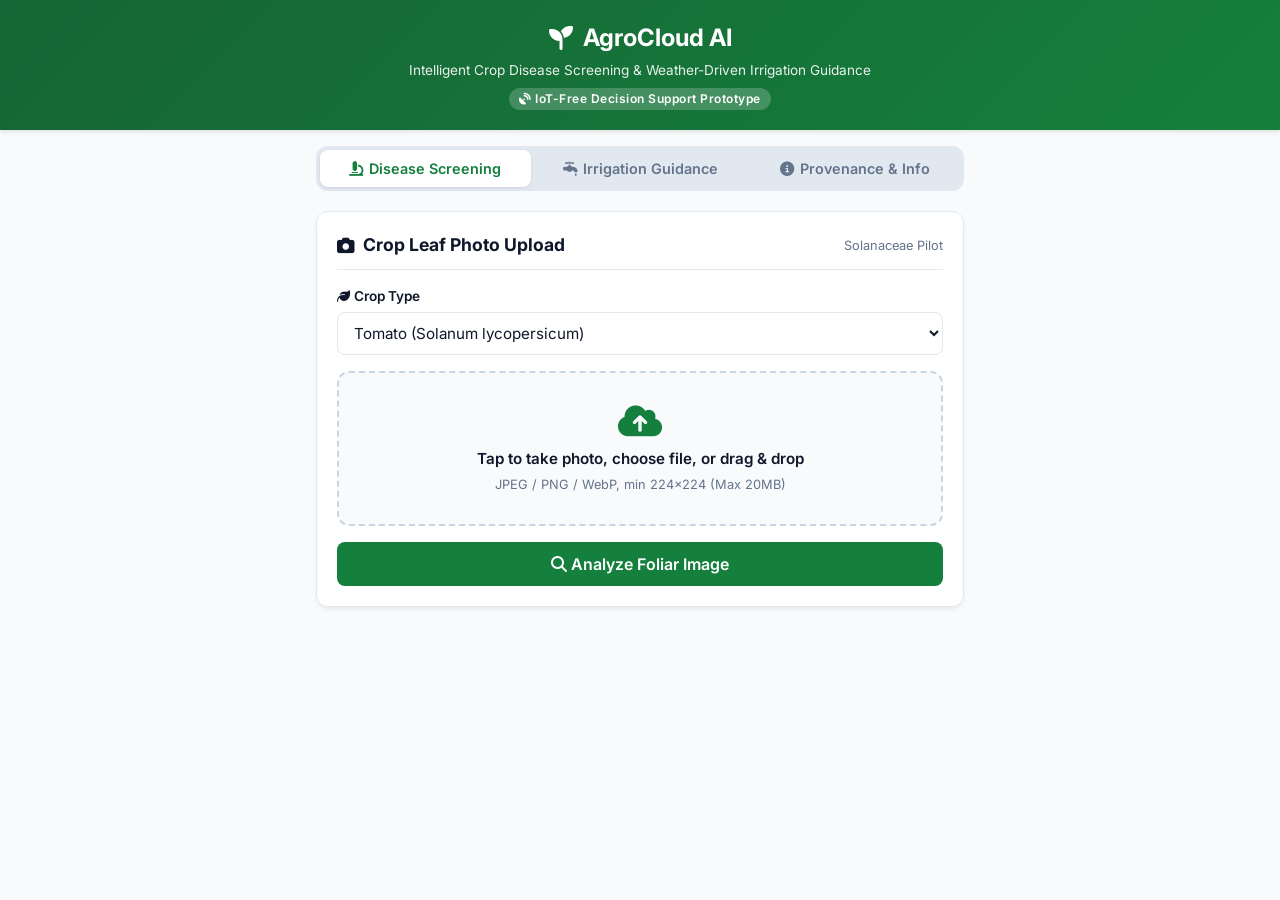
<file: agrocloud-java/src/main/resources/static/index.html>
<!DOCTYPE html>
<html lang="en">
<head>
    <meta charset="UTF-8">
    <meta name="viewport" content="width=device-width, initial-scale=1.0, maximum-scale=1.0, user-scalable=no">
    <title>AgroCloud AI - Farmer Decision Support</title>
    <link rel="preconnect" href="https://fonts.googleapis.com">
    <link rel="preconnect" href="https://fonts.gstatic.com" crossorigin>
    <link href="https://fonts.googleapis.com/css2?family=Inter:wght@400;500;600;700&display=swap" rel="stylesheet">
    <link rel="stylesheet" href="https://cdnjs.cloudflare.com/ajax/libs/font-awesome/6.4.0/css/all.min.css">
    <style>
        :root {
            --primary: #15803d;
            --primary-light: #dcfce7;
            --primary-dark: #166534;
            --accent: #0284c7;
            --warning: #d97706;
            --danger: #b91c1c;
            --bg: #f8fafc;
            --card-bg: #ffffff;
            --text-main: #0f172a;
            --text-muted: #64748b;
            --border: #e2e8f0;
            --radius: 12px;
            --shadow: 0 4px 6px -1px rgb(0 0 0 / 0.05), 0 2px 4px -2px rgb(0 0 0 / 0.05);
        }

        * {
            box-sizing: border-box;
            margin: 0;
            padding: 0;
            font-family: 'Inter', -apple-system, BlinkMacSystemFont, sans-serif;
        }

        body {
            background-color: var(--bg);
            color: var(--text-main);
            line-height: 1.5;
            padding-bottom: 40px;
        }

        header {
            background: linear-gradient(135deg, var(--primary-dark), var(--primary));
            color: white;
            padding: 20px 16px;
            text-align: center;
            box-shadow: 0 2px 4px rgba(0,0,0,0.1);
        }

        .header-title {
            font-size: 1.5rem;
            font-weight: 700;
            display: flex;
            align-items: center;
            justify-content: center;
            gap: 10px;
        }

        .header-subtitle {
            font-size: 0.85rem;
            opacity: 0.9;
            margin-top: 4px;
        }

        .badge-iot-free {
            display: inline-block;
            background: rgba(255,255,255,0.2);
            padding: 2px 10px;
            border-radius: 20px;
            font-size: 0.75rem;
            font-weight: 600;
            margin-top: 8px;
            letter-spacing: 0.5px;
        }

        .container {
            max-width: 680px;
            margin: 0 auto;
            padding: 16px;
        }

        /* Tabs */
        .tabs {
            display: flex;
            background: #e2e8f0;
            border-radius: var(--radius);
            padding: 4px;
            margin-bottom: 20px;
            gap: 4px;
        }

        .tab-btn {
            flex: 1;
            padding: 10px 8px;
            border: none;
            background: transparent;
            font-weight: 600;
            font-size: 0.9rem;
            color: var(--text-muted);
            border-radius: 8px;
            cursor: pointer;
            display: flex;
            align-items: center;
            justify-content: center;
            gap: 6px;
            transition: all 0.2s ease;
        }

        .tab-btn.active {
            background: white;
            color: var(--primary);
            box-shadow: 0 1px 3px rgba(0,0,0,0.1);
        }

        .tab-content {
            display: none;
        }

        .tab-content.active {
            display: block;
        }

        /* Cards */
        .card {
            background: var(--card-bg);
            border: 1px solid var(--border);
            border-radius: var(--radius);
            padding: 20px;
            margin-bottom: 20px;
            box-shadow: var(--shadow);
        }

        .card-header {
            display: flex;
            align-items: center;
            justify-content: space-between;
            margin-bottom: 16px;
            border-bottom: 1px solid var(--border);
            padding-bottom: 10px;
        }

        .card-title {
            font-size: 1.1rem;
            font-weight: 700;
            color: var(--text-main);
            display: flex;
            align-items: center;
            gap: 8px;
        }

        /* Form elements */
        .form-group {
            margin-bottom: 16px;
        }

        label {
            display: block;
            font-size: 0.85rem;
            font-weight: 600;
            color: var(--text-main);
            margin-bottom: 6px;
        }

        input[type="text"],
        input[type="number"],
        input[type="date"],
        select {
            width: 100%;
            padding: 10px 12px;
            border: 1px solid var(--border);
            border-radius: 8px;
            font-size: 0.95rem;
            background: white;
            color: var(--text-main);
            outline: none;
            transition: border-color 0.2s;
        }

        input:focus, select:focus {
            border-color: var(--primary);
            box-shadow: 0 0 0 3px rgba(21, 128, 61, 0.15);
        }

        .form-row {
            display: flex;
            gap: 12px;
        }

        .form-row .form-group {
            flex: 1;
        }

        /* Upload Area */
        .upload-area {
            border: 2px dashed #cbd5e1;
            border-radius: var(--radius);
            padding: 30px 20px;
            text-align: center;
            background: #f8fafc;
            cursor: pointer;
            transition: all 0.2s ease;
        }

        .upload-area:hover, .upload-area.dragover {
            border-color: var(--primary);
            background: #f0fdf4;
        }

        .upload-icon {
            font-size: 2.2rem;
            color: var(--primary);
            margin-bottom: 10px;
        }

        .upload-preview {
            max-width: 100%;
            max-height: 240px;
            border-radius: 8px;
            margin-top: 12px;
            display: none;
            object-fit: contain;
        }

        /* Buttons */
        .btn {
            display: inline-flex;
            align-items: center;
            justify-content: center;
            gap: 8px;
            width: 100%;
            padding: 12px 20px;
            border: none;
            border-radius: 8px;
            font-size: 1rem;
            font-weight: 600;
            cursor: pointer;
            transition: all 0.2s ease;
        }

        .btn-primary {
            background: var(--primary);
            color: white;
        }

        .btn-primary:hover {
            background: var(--primary-dark);
        }

        .btn-secondary {
            background: #e2e8f0;
            color: var(--text-main);
            font-size: 0.85rem;
            padding: 8px 12px;
            width: auto;
        }

        /* Results Display */
        .result-box {
            display: none;
            margin-top: 20px;
            border-radius: var(--radius);
            padding: 18px;
            border-left: 5px solid;
            background: white;
            box-shadow: var(--shadow);
        }

        .result-box.status-healthy {
            border-color: var(--primary);
            background: #f0fdf4;
        }

        .result-box.status-warning {
            border-color: var(--warning);
            background: #fffbeb;
        }

        .result-box.status-danger {
            border-color: var(--danger);
            background: #fef2f2;
        }

        .result-box.status-abstained {
            border-color: #64748b;
            background: #f1f5f9;
        }

        .result-header {
            display: flex;
            justify-content: space-between;
            align-items: baseline;
            margin-bottom: 10px;
        }

        .result-name {
            font-size: 1.25rem;
            font-weight: 700;
        }

        .confidence-pill {
            font-size: 0.85rem;
            font-weight: 700;
            padding: 4px 10px;
            border-radius: 20px;
            background: white;
            border: 1px solid var(--border);
        }

        .advice-list {
            margin: 12px 0;
            padding-left: 20px;
            font-size: 0.9rem;
        }

        .advice-list li {
            margin-bottom: 6px;
        }

        .disclaimer-banner {
            background: #fef3c7;
            border-left: 4px solid var(--warning);
            padding: 10px 12px;
            font-size: 0.8rem;
            color: #92400e;
            border-radius: 4px;
            margin-top: 14px;
            display: flex;
            align-items: flex-start;
            gap: 8px;
        }

        .provenance-tag {
            font-size: 0.75rem;
            color: var(--text-muted);
            margin-top: 12px;
            border-top: 1px solid var(--border);
            padding-top: 8px;
            display: flex;
            flex-wrap: wrap;
            gap: 12px;
        }

        /* Water balance gauge */
        .depletion-gauge-container {
            margin: 20px 0;
            background: #f1f5f9;
            border-radius: 10px;
            padding: 14px;
        }

        .depletion-bar-wrap {
            height: 24px;
            background: #cbd5e1;
            border-radius: 12px;
            position: relative;
            overflow: hidden;
            margin: 10px 0;
        }

        .depletion-bar-fill {
            height: 100%;
            transition: width 0.6s cubic-bezier(0.4, 0, 0.2, 1);
        }

        .depletion-marker-raw {
            position: absolute;
            top: 0;
            bottom: 0;
            width: 3px;
            background: #b91c1c;
            z-index: 2;
        }

        .gauge-labels {
            display: flex;
            justify-content: space-between;
            font-size: 0.75rem;
            color: var(--text-muted);
            font-weight: 600;
        }

        .spinner {
            display: none;
            width: 24px;
            height: 24px;
            border: 3px solid rgba(255,255,255,0.3);
            border-radius: 50%;
            border-top-color: white;
            animation: spin 0.8s linear infinite;
            margin: 0 auto;
        }

        @keyframes spin {
            to { transform: rotate(360deg); }
        }
    </style>
</head>
<body>

<header>
    <div class="header-title">
        <i class="fa-solid fa-seedling"></i> AgroCloud AI
    </div>
    <div class="header-subtitle">
        Intelligent Crop Disease Screening & Weather-Driven Irrigation Guidance
    </div>
    <div class="badge-iot-free">
        <i class="fa-solid fa-satellite-dish"></i> IoT-Free Decision Support Prototype
    </div>
</header>

<div class="container">
    <div class="tabs">
        <button class="tab-btn active" onclick="switchTab('disease')">
            <i class="fa-solid fa-microscope"></i> Disease Screening
        </button>
        <button class="tab-btn" onclick="switchTab('irrigation')">
            <i class="fa-solid fa-faucet-drip"></i> Irrigation Guidance
        </button>
        <button class="tab-btn" onclick="switchTab('about')">
            <i class="fa-solid fa-circle-info"></i> Provenance & Info
        </button>
    </div>

    <!-- TAB 1: DISEASE SCREENING -->
    <div id="tab-disease" class="tab-content active">
        <div class="card">
            <div class="card-header">
                <span class="card-title"><i class="fa-solid fa-camera"></i> Crop Leaf Photo Upload</span>
                <span style="font-size: 0.8rem; color: var(--text-muted);">Solanaceae Pilot</span>
            </div>

            <div class="form-group">
                <label for="cropSelect"><i class="fa-solid fa-leaf"></i> Crop Type</label>
                <select id="cropSelect">
                    <option value="tomato">Tomato (Solanum lycopersicum)</option>
                    <option value="potato">Potato (Solanum tuberosum)</option>
                </select>
            </div>

            <div class="upload-area" id="dropArea" onclick="document.getElementById('leafFileInput').click()">
                <i class="fa-solid fa-cloud-arrow-up upload-icon"></i>
                <p style="font-weight: 600; font-size: 0.95rem;">Tap to take photo, choose file, or drag &amp; drop</p>
                <p style="font-size: 0.8rem; color: var(--text-muted); margin-top: 4px;">JPEG / PNG / WebP, min 224x224 (Max 20MB)</p>
                <input type="file" id="leafFileInput" accept="image/*" style="display:none" onchange="handleFileSelect(event)">
                <img id="imagePreview" class="upload-preview" alt="Preview">
            </div>

            <div style="margin-top: 16px;">
                <button class="btn btn-primary" id="screenBtn" onclick="runDiseaseScreening()" disabled>
                    <span id="btnText"><i class="fa-solid fa-magnifying-glass"></i> Analyze Foliar Image</span>
                    <div class="spinner" id="btnSpinner"></div>
                </button>
            </div>

            <!-- Disease Result Box -->
            <div id="diseaseResultBox" class="result-box">
                <div class="result-header">
                    <div class="result-name" id="diseaseName">--</div>
                    <div class="confidence-pill" id="confidencePill">--%</div>
                </div>

                <p id="guidanceSummary" style="font-size: 0.9rem; margin-bottom: 12px; font-weight: 500;"></p>

                <div id="qualityMetricsNote" style="font-size: 0.8rem; color: var(--text-muted); margin-bottom: 10px;"></div>

                <div id="probBreakdownSection" style="display:none; margin: 12px 0; padding: 10px; background: rgba(255,255,255,0.7); border: 1px solid var(--border); border-radius: 8px;">
                    <strong style="font-size: 0.8rem; color: var(--text-muted); display:block; margin-bottom: 6px;">Calibrated Class Probabilities (Crop-Scoped):</strong>
                    <div id="probBars"></div>
                </div>

                <div id="ipmSection">
                    <strong id="ipmHeading" style="font-size: 0.85rem; color: var(--text-main);"><i class="fa-solid fa-shield-halved"></i> Recommended Cultural Management (Non-Chemical):</strong>
                    <ul class="advice-list" id="adviceList"></ul>
                </div>

                <div class="disclaimer-banner">
                    <i class="fa-solid fa-triangle-exclamation" style="margin-top: 2px;"></i>
                    <div>
                        <strong>Notice to Farmer:</strong> Visual screening is probabilistic and not a chemical prescription. Do not purchase pesticides based on visual estimates. Contact your district Agricultural Extension Service (e.g. KVK/ICAR or University Extension) for certified laboratory diagnosis and authorized recommendations.
                    </div>
                </div>

                <div class="provenance-tag" id="diseaseProvenance"></div>
            </div>
        </div>
    </div>

    <!-- TAB 2: IRRIGATION GUIDANCE -->
    <div id="tab-irrigation" class="tab-content">
        <div class="card">
            <div class="card-header">
                <span class="card-title"><i class="fa-solid fa-cloud-sun-rain"></i> Field Agrometeorology</span>
                <button class="btn btn-secondary" onclick="getLocation()"><i class="fa-solid fa-location-crosshairs"></i> Use GPS</button>
            </div>

            <div class="form-row">
                <div class="form-group">
                    <label for="latInput">Latitude (°N)</label>
                    <input type="number" id="latInput" step="0.0001" value="28.6139">
                </div>
                <div class="form-group">
                    <label for="lonInput">Longitude (°E)</label>
                    <input type="number" id="lonInput" step="0.0001" value="77.2090">
                </div>
            </div>

            <div class="form-row">
                <div class="form-group">
                    <label for="irrCropSelect">Crop</label>
                    <select id="irrCropSelect">
                        <option value="tomato">Tomato</option>
                        <option value="potato">Potato</option>
                    </select>
                </div>
                <div class="form-group">
                    <label for="sowingDateInput">Sowing / Transplant Date</label>
                    <input type="date" id="sowingDateInput">
                </div>
            </div>

            <div class="form-row">
                <div class="form-group">
                    <label for="soilSelect">Soil Texture</label>
                    <select id="soilSelect">
                        <option value="sandy_loam">Sandy Loam (Light)</option>
                        <option value="loam" selected>Loam (Medium Balanced)</option>
                        <option value="clay_loam">Clay Loam (Heavy Retentive)</option>
                        <option value="clay">Clay</option>
                        <option value="sand">Sand (Very Light)</option>
                    </select>
                </div>
                <div class="form-group">
                    <label for="methodSelect">Irrigation Method</label>
                    <select id="methodSelect">
                        <option value="drip" selected>Drip System (90% Eff.)</option>
                        <option value="sprinkler">Sprinkler (75% Eff.)</option>
                        <option value="surface_furrow">Furrow / Basin (60% Eff.)</option>
                    </select>
                </div>
            </div>

            <button class="btn btn-primary" onclick="runIrrigationCalculation()">
                <i class="fa-solid fa-droplet"></i> Estimate Water Balance (FAO-56)
            </button>

            <!-- Irrigation Result Box -->
            <div id="irrigationResultBox" class="result-box" style="margin-top: 20px;">
                <div class="result-header">
                    <div class="result-name" id="irrUrgency">--</div>
                    <div class="confidence-pill" id="irrGrowthStage">Stage: --</div>
                </div>

                <p id="irrActionSummary" style="font-size: 0.95rem; font-weight: 600; margin-bottom: 12px;"></p>

                <!-- Depletion Gauge -->
                <div class="depletion-gauge-container">
                    <div class="gauge-labels">
                        <span>Field Capacity (0 mm)</span>
                        <span id="rawLabel">Stress Limit (RAW: -- mm)</span>
                        <span id="tawLabel">Dry (TAW: -- mm)</span>
                    </div>
                    <div class="depletion-bar-wrap">
                        <div id="depletionFill" class="depletion-bar-fill" style="width: 0%; background: #15803d;"></div>
                        <div id="rawMarker" class="depletion-marker-raw" style="left: 40%;"></div>
                    </div>
                    <div style="font-size: 0.8rem; display: flex; justify-content: space-between;">
                        <span>Current Depletion: <strong id="currentDepletionVal">-- mm</strong></span>
                        <span>Depletion of RAW: <strong id="depletionPctVal">--%</strong></span>
                    </div>
                </div>

                <div class="form-row" style="margin-top: 12px;">
                    <div class="card" style="margin: 0; padding: 12px; text-align: center; background: #f8fafc;">
                        <span style="font-size: 0.75rem; color: var(--text-muted); font-weight: 600;">Net Irrigation Needed</span>
                        <div style="font-size: 1.25rem; font-weight: 700; color: var(--accent);" id="netIrrVal">-- mm</div>
                    </div>
                    <div class="card" style="margin: 0; padding: 12px; text-align: center; background: #f8fafc;">
                        <span style="font-size: 0.75rem; color: var(--text-muted); font-weight: 600;">Gross Applied (at Eff.)</span>
                        <div style="font-size: 1.25rem; font-weight: 700; color: var(--primary);" id="grossIrrVal">-- mm</div>
                    </div>
                </div>

                <div style="margin-top: 14px; font-size: 0.8rem; background: #f1f5f9; padding: 10px; border-radius: 6px;">
                    <strong><i class="fa-solid fa-arrows-split-up-and-left"></i> Soil Spatial Sensitivity (±15% AWC):</strong>
                    <div id="sensitivitySpreadNote" style="color: var(--text-muted); margin-top: 4px;">--</div>
                </div>

                <div class="disclaimer-banner">
                    <i class="fa-solid fa-circle-info" style="margin-top: 2px;"></i>
                    <div>
                        <strong>Agrometeorological Simulation:</strong> Calculated using UN FAO-56 Penman-Monteith physics and Open-Meteo weather forecasts. Not a direct in-situ physical probe measurement. No water savings or yield claims are asserted without randomized on-farm trials.
                    </div>
                </div>

                <div class="provenance-tag" id="irrProvenance"></div>
            </div>
        </div>
    </div>

    <!-- TAB 3: PROVENANCE & ARCHITECTURE -->
    <div id="tab-about" class="tab-content">
        <div class="card">
            <div class="card-header">
                <span class="card-title"><i class="fa-solid fa-microchip"></i> System Architecture & Standards</span>
            </div>

            <p style="font-size: 0.85rem; color: var(--text-muted); margin-bottom: 12px;">
                AgroCloud AI is an <strong>IoT-free cloud advisory prototype</strong> that eliminates farm sensors and valve automation, operating purely from farmer-provided visual images and public agrometeorological weather data.
            </p>

            <div style="margin-bottom: 14px;">
                <strong style="font-size: 0.85rem;">Key Architecture Components:</strong>
                <ul class="advice-list" style="font-size: 0.8rem;">
                    <li><strong>Backend Core:</strong> Enterprise Java 21 / Spring Boot 3 running on Virtual Threads.</li>
                    <li><strong>Embedded ONNX Inference:</strong> Microsoft ONNX Runtime Java with calibrated temperature scaling.</li>
                    <li><strong>Agrometeorological Engine:</strong> FAO Irrigation and Drainage Paper No. 56 Penman-Monteith standard.</li>
                    <li><strong>Public Weather Source:</strong> Open-Meteo Global Agrometeorological Model (CC-BY 4.0 / ODbL).</li>
                    <li><strong>Privacy & Provenance:</strong> SHA-256 image digests, zero user photo retention, coordinate blurring (~1.1 km).</li>
                </ul>
            </div>

            <div class="provenance-tag" id="systemStatusTag">Loading system status...</div>
        </div>
    </div>
</div>

<script>
    let selectedLeafFile = null;

    // Set default sowing date to 45 days ago
    const defaultSowing = new Date();
    defaultSowing.setDate(defaultSowing.getDate() - 45);
    document.getElementById('sowingDateInput').value = defaultSowing.toISOString().split('T')[0];

    // Drag and drop wiring for #dropArea
    const dropArea = document.getElementById('dropArea');
    ['dragenter', 'dragover'].forEach(evtName => {
        dropArea.addEventListener(evtName, (e) => {
            e.preventDefault();
            e.stopPropagation();
            dropArea.classList.add('dragover');
        });
    });
    ['dragleave', 'drop'].forEach(evtName => {
        dropArea.addEventListener(evtName, (e) => {
            e.preventDefault();
            e.stopPropagation();
            dropArea.classList.remove('dragover');
        });
    });
    dropArea.addEventListener('drop', (e) => {
        const files = e.dataTransfer && e.dataTransfer.files;
        if (files && files.length > 0) {
            loadSelectedLeafFile(files[0]);
        }
    });

    function switchTab(tab) {
        document.querySelectorAll('.tab-btn').forEach(b => b.classList.remove('active'));
        document.querySelectorAll('.tab-content').forEach(c => c.classList.remove('active'));
        if (tab === 'disease') {
            document.querySelectorAll('.tab-btn')[0].classList.add('active');
            document.getElementById('tab-disease').classList.add('active');
        } else if (tab === 'irrigation') {
            document.querySelectorAll('.tab-btn')[1].classList.add('active');
            document.getElementById('tab-irrigation').classList.add('active');
        } else {
            document.querySelectorAll('.tab-btn')[2].classList.add('active');
            document.getElementById('tab-about').classList.add('active');
            fetchSystemStatus();
        }
    }

    function handleFileSelect(e) {
        const file = e.target.files[0];
        if (!file) return;
        loadSelectedLeafFile(file);
    }

    function loadSelectedLeafFile(file) {
        selectedLeafFile = file;
        const reader = new FileReader();
        reader.onload = function(evt) {
            const preview = document.getElementById('imagePreview');
            preview.src = evt.target.result;
            preview.style.display = 'block';
            document.getElementById('screenBtn').disabled = false;
            document.getElementById('diseaseResultBox').style.display = 'none';
        };
        reader.readAsDataURL(file);
    }

    // Normalizes WebP/AVIF/BMP/oversized images into clean RGB JPEG via Canvas
    async function normalizeImageForUpload(file, forceReencode = false) {
        const mime = (file.type || '').toLowerCase();
        const isStandardFormat = mime === 'image/jpeg' || mime === 'image/jpg' || mime === 'image/png';
        if (!forceReencode && isStandardFormat && file.size <= 4 * 1024 * 1024) {
            return { blob: file, filename: file.name || 'leaf.jpg' };
        }
        return new Promise((resolve, reject) => {
            const img = new Image();
            const objUrl = URL.createObjectURL(file);
            img.onload = () => {
                URL.revokeObjectURL(objUrl);
                const maxSide = 1600;
                let w = img.naturalWidth || img.width;
                let h = img.naturalHeight || img.height;
                if (Math.max(w, h) > maxSide) {
                    const scale = maxSide / Math.max(w, h);
                    w = Math.round(w * scale);
                    h = Math.round(h * scale);
                }
                const canvas = document.createElement('canvas');
                canvas.width = w;
                canvas.height = h;
                const ctx = canvas.getContext('2d');
                ctx.drawImage(img, 0, 0, w, h);
                canvas.toBlob((blob) => {
                    if (!blob) reject(new Error('Failed to encode image as JPEG'));
                    else resolve({ blob, filename: 'leaf_normalized.jpg' });
                }, 'image/jpeg', 0.92);
            };
            img.onerror = () => {
                URL.revokeObjectURL(objUrl);
                if (!forceReencode) resolve({ blob: file, filename: file.name || 'leaf.img' });
                else reject(new Error('Unsupported or corrupted image file.'));
            };
            img.src = objUrl;
        });
    }

    async function runDiseaseScreening() {
        if (!selectedLeafFile) return;

        const crop = document.getElementById('cropSelect').value;
        const btn = document.getElementById('screenBtn');
        const btnText = document.getElementById('btnText');
        const spinner = document.getElementById('btnSpinner');
        btnText.style.display = 'none';
        spinner.style.display = 'block';
        btn.disabled = true;

        try {
            let payload = await normalizeImageForUpload(selectedLeafFile, false);
            let formData = new FormData();
            formData.append('file', payload.blob, payload.filename);
            formData.append('crop', crop);

            let resp = await fetch('/api/v1/disease/screen', {
                method: 'POST',
                body: formData
            });

            // Auto-retry via browser Canvas JPEG re-encode if server could not decode raw format (e.g. CMYK JPEG / WebP)
            if (resp.status === 422 || resp.status === 415) {
                try {
                    payload = await normalizeImageForUpload(selectedLeafFile, true);
                    formData = new FormData();
                    formData.append('file', payload.blob, payload.filename);
                    formData.append('crop', crop);
                    resp = await fetch('/api/v1/disease/screen', {
                        method: 'POST',
                        body: formData
                    });
                } catch (_) {}
            }

            if (!resp.ok) {
                let errMsg = `HTTP ${resp.status}`;
                try {
                    const errJson = await resp.json();
                    errMsg = errJson.error || errJson.guidanceSummary || errJson.message || errMsg;
                } catch (_) {
                    errMsg = await resp.text();
                }
                displayDiseaseError(errMsg);
                return;
            }

            const data = await resp.json();
            displayDiseaseResult(data);
        } catch (e) {
            displayDiseaseError('Network error connecting to AgroCloud AI server: ' + e.message);
        } finally {
            btnText.style.display = 'inline-flex';
            spinner.style.display = 'none';
            btn.disabled = false;
        }
    }

    function displayDiseaseError(message) {
        const box = document.getElementById('diseaseResultBox');
        box.style.display = 'block';
        box.className = 'result-box status-danger';
        document.getElementById('diseaseName').innerText = 'Unable to Screen Image';
        document.getElementById('confidencePill').innerText = 'Error';
        document.getElementById('guidanceSummary').innerText = message;
        document.getElementById('qualityMetricsNote').innerText = '';
        document.getElementById('probBreakdownSection').style.display = 'none';
        document.getElementById('ipmHeading').innerHTML = '<i class="fa-solid fa-circle-info"></i> Troubleshooting Steps:';
        const adviceList = document.getElementById('adviceList');
        adviceList.innerHTML = '<li>Try uploading a clear JPEG or PNG close-up photo of a crop leaf.</li><li>Ensure the image file is not corrupted and is under 20 MB.</li>';
        document.getElementById('diseaseProvenance').innerHTML = '';
    }

    function displayDiseaseResult(data) {
        const box = document.getElementById('diseaseResultBox');
        box.style.display = 'block';

        box.className = 'result-box';
        const predClass = data.predictedClass || 'Unknown';
        if (data.abstained) {
            box.classList.add('status-abstained');
        } else if (predClass.includes('Healthy')) {
            box.classList.add('status-healthy');
        } else {
            box.classList.add('status-warning');
        }

        const readableName = predClass.replace(/___/g, ' - ').replace(/_/g, ' ');
        document.getElementById('diseaseName').innerText = data.abstained ? 'Decision Abstained' : readableName;
        document.getElementById('confidencePill').innerText = data.abstained && data.calibratedConfidence === 0
            ? 'Abstained'
            : (data.calibratedConfidence * 100).toFixed(1) + '% Confidence';
        document.getElementById('guidanceSummary').innerText = data.guidanceSummary || '';

        const q = data.qualityMetrics;
        if (q && q.width > 0) {
            document.getElementById('qualityMetricsNote').innerHTML =
                `Photo Quality: ${q.width}x${q.height}px | Blur Laplacian Score: ${q.laplacianVariance.toFixed(1)} | Exposure: ${q.meanBrightness.toFixed(1)}`;
        } else {
            document.getElementById('qualityMetricsNote').innerText = '';
        }

        const probs = data.classProbabilities || {};
        const probEntries = Object.entries(probs);
        const probSection = document.getElementById('probBreakdownSection');
        const probBars = document.getElementById('probBars');
        if (probEntries.length > 0) {
            probSection.style.display = 'block';
            probBars.innerHTML = probEntries.map(([cls, p]) => {
                const pct = (p * 100).toFixed(1);
                const label = cls.replace(/___/g, ' - ').replace(/_/g, ' ');
                const barColor = cls.includes('Healthy') ? '#15803d' : '#d97706';
                return `<div style="margin-bottom:4px; font-size:0.75rem;">
                    <div style="display:flex; justify-content:space-between;"><span>${label}</span><span><strong>${pct}%</strong></span></div>
                    <div style="height:6px; background:#e2e8f0; border-radius:4px; overflow:hidden;"><div style="width:${pct}%; height:100%; background:${barColor};"></div></div>
                </div>`;
            }).join('');
        } else {
            probSection.style.display = 'none';
        }

        document.getElementById('ipmHeading').innerHTML = data.abstained
            ? '<i class="fa-solid fa-camera-rotate"></i> Next Steps / Retake Guidance:'
            : '<i class="fa-solid fa-shield-halved"></i> Recommended Cultural Management (Non-Chemical):';

        const adviceList = document.getElementById('adviceList');
        adviceList.innerHTML = '';
        (data.culturalIpmAdvice || []).forEach(adv => {
            const li = document.createElement('li');
            li.innerText = adv;
            adviceList.appendChild(li);
        });

        const prov = data.provenance || {};
        document.getElementById('diseaseProvenance').innerHTML =
            `<span><i class="fa-solid fa-fingerprint"></i> Engine: ${prov.execution_engine || 'Java ONNX'}</span>` +
            `<span><i class="fa-solid fa-code-branch"></i> Model: ${prov.model_version || 'v1.1.0'}</span>` +
            `<span><i class="fa-solid fa-stopwatch"></i> Latency: ${prov.inference_latency_ms || 0}ms</span>`;
    }

    function getLocation() {
        if (navigator.geolocation) {
            navigator.geolocation.getCurrentPosition(
                (pos) => {
                    document.getElementById('latInput').value = pos.coords.latitude.toFixed(4);
                    document.getElementById('lonInput').value = pos.coords.longitude.toFixed(4);
                },
                (err) => alert('Geolocation error: ' + err.message)
            );
        } else {
            alert('Geolocation is not supported by your browser.');
        }
    }

    async function runIrrigationCalculation() {
        const payload = {
            crop: document.getElementById('irrCropSelect').value,
            latitude: parseFloat(document.getElementById('latInput').value),
            longitude: parseFloat(document.getElementById('lonInput').value),
            sowingDate: document.getElementById('sowingDateInput').value,
            soilTexture: document.getElementById('soilSelect').value,
            irrigationMethod: document.getElementById('methodSelect').value,
            pastDays: 7,
            forecastDays: 7
        };

        try {
            const resp = await fetch('/api/v1/irrigation/guidance', {
                method: 'POST',
                headers: { 'Content-Type': 'application/json' },
                body: JSON.stringify(payload)
            });

            if (!resp.ok) {
                alert('Irrigation calculation failed.');
                return;
            }

            const data = await resp.json();
            displayIrrigationResult(data);
        } catch (e) {
            alert('Error connecting to weather/irrigation service: ' + e.message);
        }
    }

    function displayIrrigationResult(data) {
        const box = document.getElementById('irrigationResultBox');
        box.style.display = 'block';

        box.className = 'result-box';
        if (data.urgency === 'NO_STRESS') {
            box.classList.add('status-healthy');
            document.getElementById('irrUrgency').innerText = 'Adequate Moisture (No Irrigation Today)';
        } else if (data.urgency === 'MONITOR') {
            box.classList.add('status-healthy');
            document.getElementById('irrUrgency').innerText = 'Soil Moisture Adequate (Monitor Forecast)';
        } else if (data.urgency === 'IRRIGATE_SOON') {
            box.classList.add('status-warning');
            document.getElementById('irrUrgency').innerText = 'Irrigation Recommended Soon';
        } else {
            box.classList.add('status-danger');
            document.getElementById('irrUrgency').innerText = 'Critical Root-Zone Water Stress';
        }

        document.getElementById('irrGrowthStage').innerText = `Stage: ${data.growthStage} (DAP ${data.dap})`;
        document.getElementById('irrActionSummary').innerText = data.actionSummary;

        // Gauge update
        const taw = data.tawMm;
        const raw = data.rawMm;
        const dr = data.currentDepletionMm;

        document.getElementById('rawLabel').innerText = `Stress (RAW: ${raw.toFixed(1)} mm)`;
        document.getElementById('tawLabel').innerText = `TAW: ${taw.toFixed(1)} mm`;
        document.getElementById('currentDepletionVal').innerText = `${dr.toFixed(1)} mm`;
        document.getElementById('depletionPctVal').innerText = `${data.depletionPercentOfRaw.toFixed(1)}%`;

        const fillPct = Math.min(100, Math.max(0, (dr / taw) * 100));
        const rawMarkerPct = Math.min(100, Math.max(0, (raw / taw) * 100));

        const fillBar = document.getElementById('depletionFill');
        fillBar.style.width = fillPct + '%';
        if (dr < raw * 0.7) {
            fillBar.style.background = '#15803d';
        } else if (dr < raw) {
            fillBar.style.background = '#d97706';
        } else {
            fillBar.style.background = '#b91c1c';
        }

        document.getElementById('rawMarker').style.left = rawMarkerPct + '%';

        document.getElementById('netIrrVal').innerText = `${data.recommendedNetIrrigationMm.toFixed(1)} mm`;
        document.getElementById('grossIrrVal').innerText = `${data.recommendedGrossIrrigationMm.toFixed(1)} mm`;

        const unc = data.uncertaintyBounds || {};
        document.getElementById('sensitivitySpreadNote').innerText =
            `Nominal Depletion: ${unc.depletion_nominal_mm} mm | Coarser Soil: ${unc.depletion_coarser_soil_mm} mm | Retentive Soil: ${unc.depletion_retentive_soil_mm} mm (Sensitivity Spread: ±${unc.sensitivity_spread_mm} mm)`;

        const prov = data.provenance || {};
        document.getElementById('irrProvenance').innerHTML =
            `<span><i class="fa-solid fa-cloud"></i> Weather Source: ${prov.source || 'Open-Meteo'}</span>` +
            `<span><i class="fa-solid fa-book"></i> Reference: FAO-56 Penman-Monteith</span>` +
            `<span><i class="fa-solid fa-clock"></i> Timestamp: ${new Date().toLocaleTimeString()}</span>`;
    }

    async function fetchSystemStatus() {
        try {
            const resp = await fetch('/api/v1/status');
            const data = await resp.json();
            document.getElementById('systemStatusTag').innerHTML =
                `<span><i class="fa-brands fa-java"></i> JVM: ${data.java_version} (${data.jvm_vendor})</span>` +
                `<span><i class="fa-solid fa-brain"></i> ONNX Engine: ${data.embedded_onnx_loaded ? 'Active' : 'Fallback'}</span>` +
                `<span><i class="fa-brands fa-python"></i> Python Sidecar: ${data.python_sidecar_connected ? 'Connected' : 'Offline'}</span>` +
                `<span><i class="fa-solid fa-circle-check"></i> Status: ${data.status}</span>`;
        } catch (e) {
            document.getElementById('systemStatusTag').innerText = 'Could not fetch status: ' + e.message;
        }
    }
</script>
</body>
</html>
</file>
